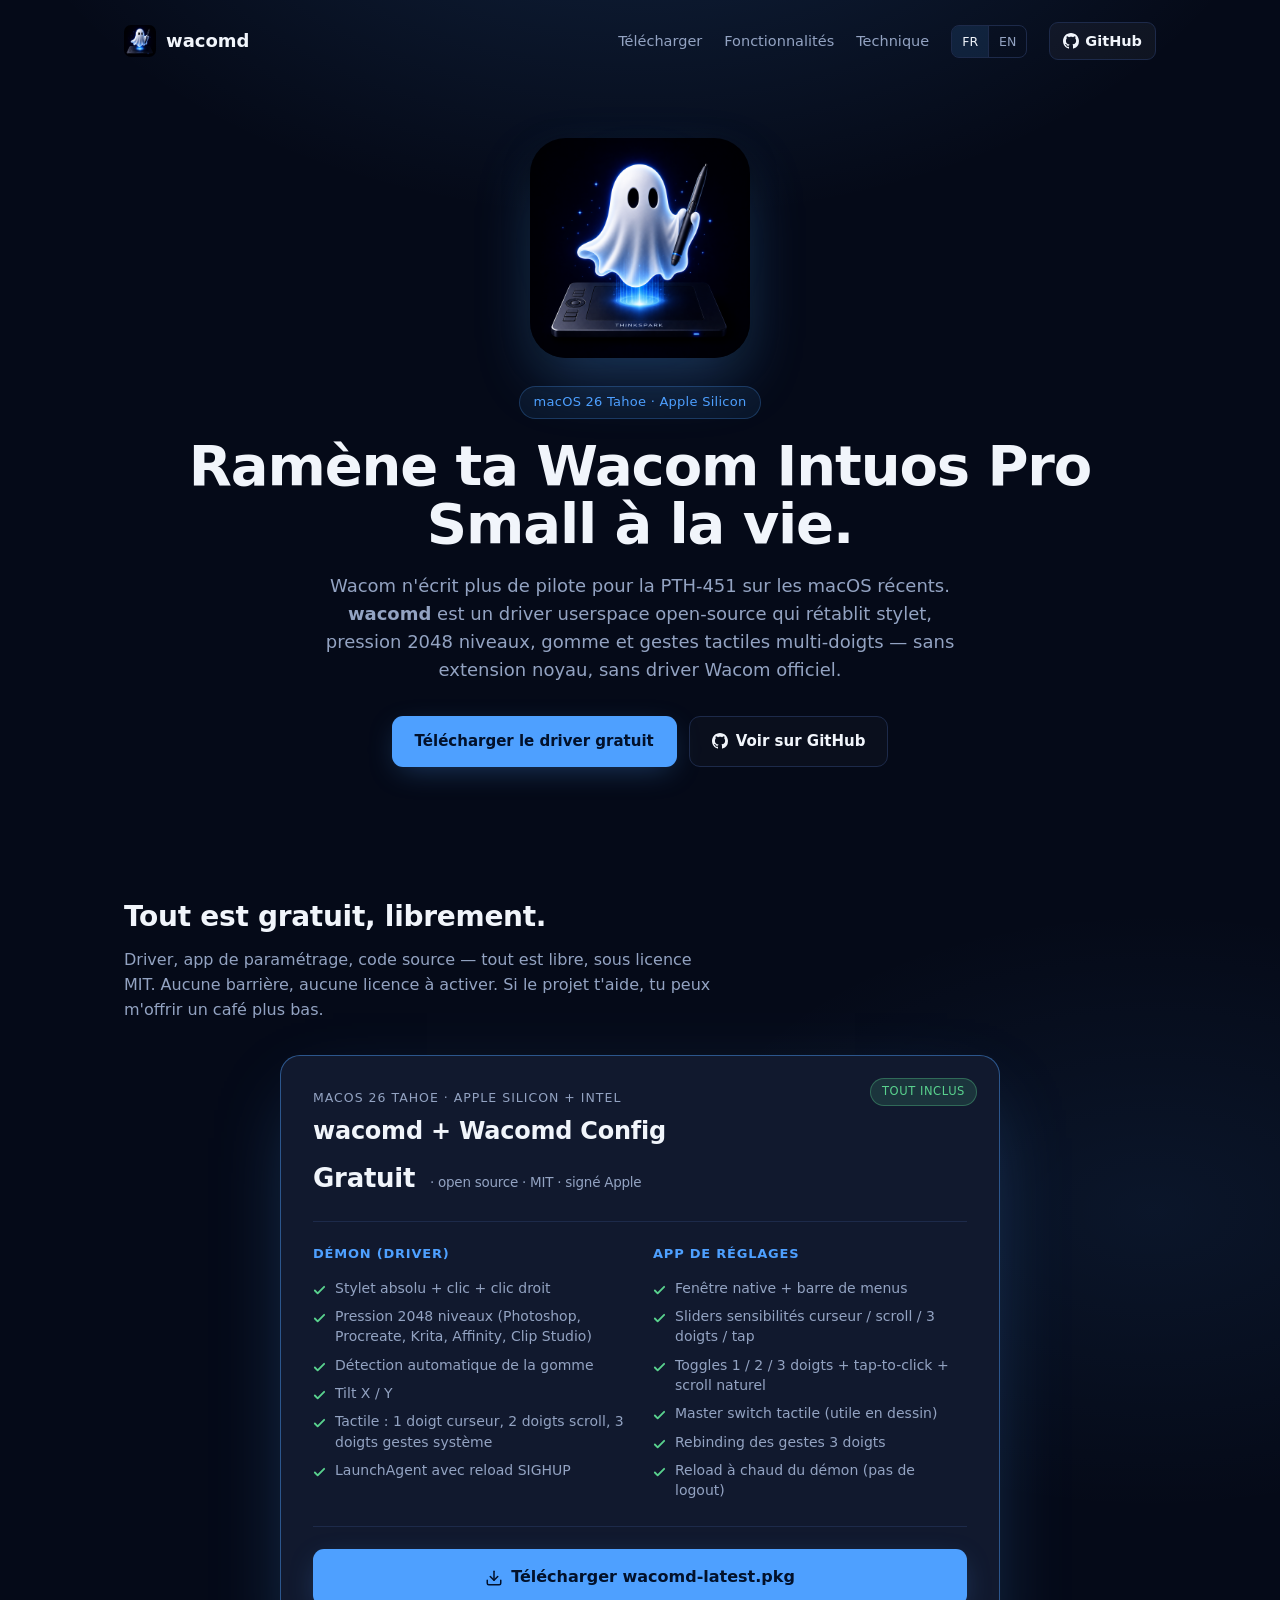
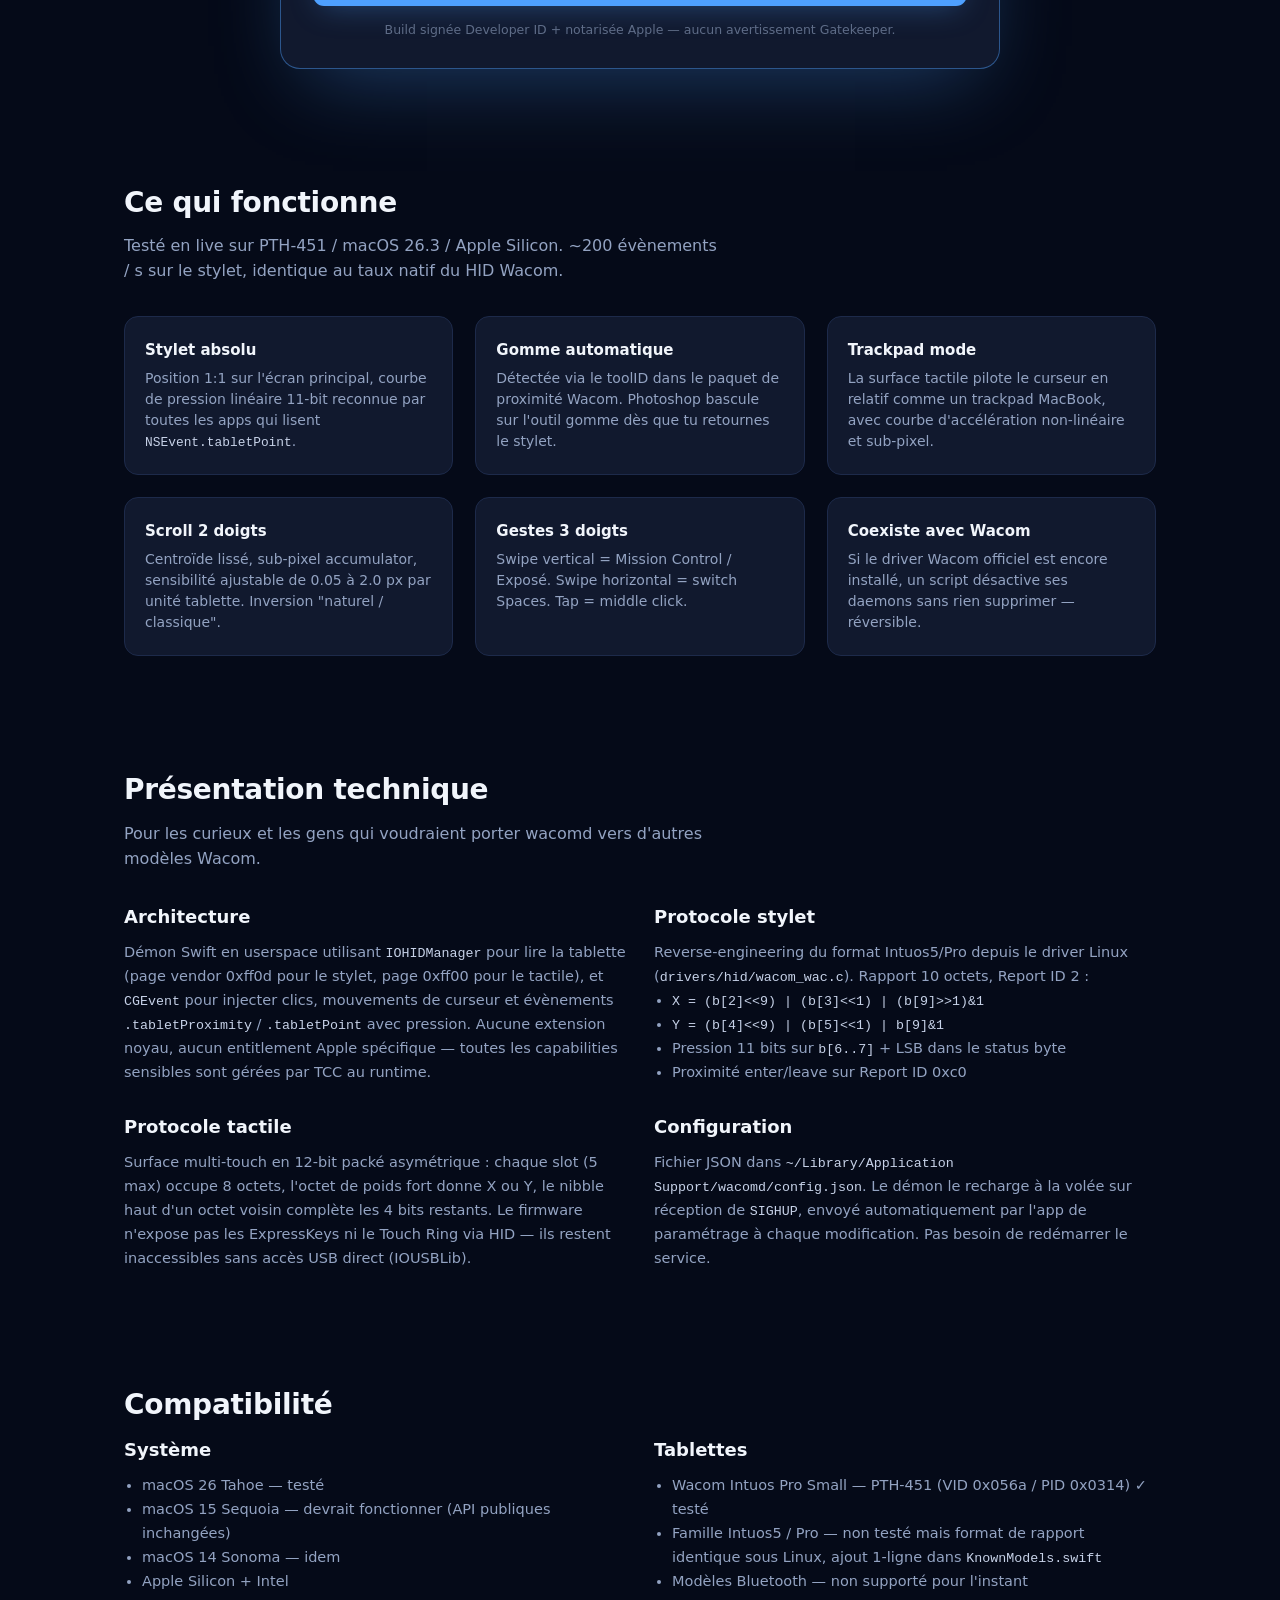
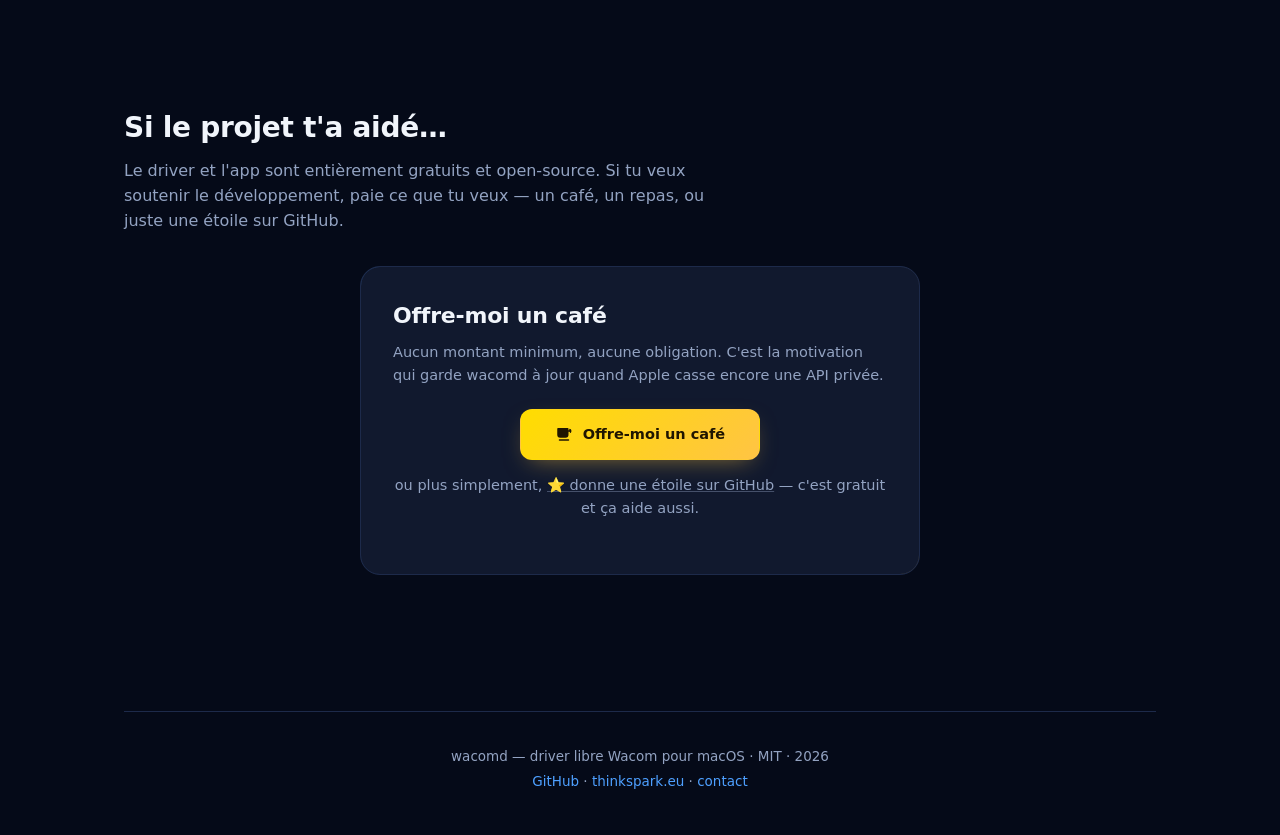
<file: web/wacom_PTH-405_Driver/index.html>
<!doctype html>
<html lang="fr">
<head>
<meta charset="utf-8">
<meta name="viewport" content="width=device-width,initial-scale=1">
<title>wacomd — driver libre Wacom Intuos Pro Small sur macOS Tahoe</title>
<meta name="description" content="Pilote userspace open-source et app de paramétrage pour la Wacom Intuos Pro Small (PTH-451) sur macOS 26 Tahoe. Stylet, pression 2048 niveaux, gomme, gestes tactiles 1/2/3 doigts.">
<meta property="og:title" content="wacomd — driver libre Wacom PTH-451 sur macOS Tahoe">
<meta property="og:description" content="Stylet, pression, tactile multi-doigts. Entièrement gratuit et open-source. Paie ce que tu veux si ça t'aide.">
<meta property="og:image" content="ghost.png">
<meta property="og:type" content="website">
<meta name="theme-color" content="#050a18">
<link rel="icon" href="ghost.png" type="image/png">
<link rel="alternate" hreflang="fr" href="./index.html">
<link rel="alternate" hreflang="en" href="./index.en">
<link rel="preload" href="ghost.png" as="image">
<link rel="stylesheet" href="styles.css">
</head>
<body>

<div class="wrap">

  <header class="top">
    <a class="logo" href="#"><img src="ghost.png" alt=""> wacomd</a>
    <nav>
      <a href="#telecharger">Télécharger</a>
      <a href="#fonctionnalites">Fonctionnalités</a>
      <a href="#technique">Technique</a>
      <div class="lang-switch">
        <a href="index.html" class="active">FR</a>
        <a href="index.en">EN</a>
      </div>
      <a href="https://github.com/yanickb/wacomd" target="_blank" rel="noopener" class="github" aria-label="Voir le projet sur GitHub">
        <svg viewBox="0 0 16 16" fill="currentColor" aria-hidden="true"><path d="M8 0C3.58 0 0 3.58 0 8c0 3.54 2.29 6.53 5.47 7.59.4.07.55-.17.55-.38 0-.19-.01-.82-.01-1.49-2.01.37-2.53-.49-2.69-.94-.09-.23-.48-.94-.82-1.13-.28-.15-.68-.52-.01-.53.63-.01 1.08.58 1.23.82.72 1.21 1.87.87 2.33.66.07-.52.28-.87.51-1.07-1.78-.2-3.64-.89-3.64-3.95 0-.87.31-1.59.82-2.15-.08-.2-.36-1.02.08-2.12 0 0 .67-.21 2.2.82.64-.18 1.32-.27 2-.27.68 0 1.36.09 2 .27 1.53-1.04 2.2-.82 2.2-.82.44 1.1.16 1.92.08 2.12.51.56.82 1.27.82 2.15 0 3.07-1.87 3.75-3.65 3.95.29.25.54.73.54 1.48 0 1.07-.01 1.93-.01 2.2 0 .21.15.46.55.38A8.013 8.013 0 0016 8c0-4.42-3.58-8-8-8z"/></svg>
        GitHub
      </a>
    </nav>
  </header>

  <section class="hero">
    <div class="mascot-wrap">
      <div class="mascot-halo" aria-hidden="true"></div>
      <img class="mascot" src="ghost.png" alt="" width="220" height="220">
    </div>
    <span class="tag">macOS 26 Tahoe · Apple Silicon</span>
    <h1>Ramène ta Wacom Intuos Pro Small à la vie.</h1>
    <p class="lead">
      Wacom n'écrit plus de pilote pour la PTH-451 sur les macOS récents.
      <strong>wacomd</strong> est un driver userspace open-source qui rétablit
      stylet, pression&nbsp;2048&nbsp;niveaux, gomme et gestes tactiles
      multi-doigts — sans extension noyau, sans driver Wacom officiel.
    </p>
    <div class="ctas">
      <a class="btn btn-primary" href="#telecharger">Télécharger le driver gratuit</a>
      <a class="btn btn-ghost" href="https://github.com/yanickb/wacomd" target="_blank" rel="noopener">
        <svg viewBox="0 0 16 16" fill="currentColor" style="width:16px;height:16px;" aria-hidden="true"><path d="M8 0C3.58 0 0 3.58 0 8c0 3.54 2.29 6.53 5.47 7.59.4.07.55-.17.55-.38 0-.19-.01-.82-.01-1.49-2.01.37-2.53-.49-2.69-.94-.09-.23-.48-.94-.82-1.13-.28-.15-.68-.52-.01-.53.63-.01 1.08.58 1.23.82.72 1.21 1.87.87 2.33.66.07-.52.28-.87.51-1.07-1.78-.2-3.64-.89-3.64-3.95 0-.87.31-1.59.82-2.15-.08-.2-.36-1.02.08-2.12 0 0 .67-.21 2.2.82.64-.18 1.32-.27 2-.27.68 0 1.36.09 2 .27 1.53-1.04 2.2-.82 2.2-.82.44 1.1.16 1.92.08 2.12.51.56.82 1.27.82 2.15 0 3.07-1.87 3.75-3.65 3.95.29.25.54.73.54 1.48 0 1.07-.01 1.93-.01 2.2 0 .21.15.46.55.38A8.013 8.013 0 0016 8c0-4.42-3.58-8-8-8z"/></svg>
        Voir sur GitHub
      </a>
    </div>
  </section>

  <section id="telecharger">
    <h2 class="reveal">Tout est gratuit, librement.</h2>
    <p class="sub reveal">
      Driver, app de paramétrage, code source — tout est libre, sous
      licence MIT. Aucune barrière, aucune licence à activer. Si le
      projet t'aide, tu peux m'offrir un café plus bas.
    </p>

    <div class="download-card reveal">
      <div class="badge">Tout inclus</div>
      <div class="label">macOS 26 Tahoe · Apple Silicon + Intel</div>
      <h3 class="dl-title">wacomd&nbsp;+&nbsp;Wacomd&nbsp;Config</h3>
      <div class="price">Gratuit <small>· open source · MIT · signé Apple</small></div>

      <div class="combined-features">
        <div>
          <h4 class="combined-title">Démon (driver)</h4>
          <ul>
            <li>Stylet absolu + clic + clic droit</li>
            <li>Pression 2048 niveaux (Photoshop, Procreate, Krita, Affinity, Clip Studio)</li>
            <li>Détection automatique de la gomme</li>
            <li>Tilt X / Y</li>
            <li>Tactile&nbsp;: 1 doigt curseur, 2 doigts scroll, 3 doigts gestes système</li>
            <li>LaunchAgent avec reload SIGHUP</li>
          </ul>
        </div>
        <div>
          <h4 class="combined-title">App de réglages</h4>
          <ul>
            <li>Fenêtre native + barre de menus</li>
            <li>Sliders sensibilités curseur / scroll / 3 doigts / tap</li>
            <li>Toggles 1 / 2 / 3 doigts + tap-to-click + scroll naturel</li>
            <li>Master switch tactile (utile en dessin)</li>
            <li>Rebinding des gestes 3 doigts</li>
            <li>Reload à chaud du démon (pas de logout)</li>
          </ul>
        </div>
      </div>

      <a class="btn btn-primary dl-btn" href="wacomd-latest.pkg" download>
        <svg viewBox="0 0 24 24" fill="none" stroke="currentColor" stroke-width="2" stroke-linecap="round" stroke-linejoin="round" aria-hidden="true">
          <path d="M21 15v4a2 2 0 0 1-2 2H5a2 2 0 0 1-2-2v-4"/>
          <polyline points="7 10 12 15 17 10"/>
          <line x1="12" y1="15" x2="12" y2="3"/>
        </svg>
        Télécharger&nbsp;wacomd-latest.pkg
      </a>
      <p class="dl-note">
        Build signée Developer ID + notarisée Apple — aucun avertissement Gatekeeper.
      </p>
    </div>
  </section>

  <section id="fonctionnalites">
    <h2 class="reveal">Ce qui fonctionne</h2>
    <p class="sub reveal">Testé en live sur PTH-451&nbsp;/&nbsp;macOS&nbsp;26.3 / Apple Silicon. ~200 évènements / s sur le stylet, identique au taux natif du HID Wacom.</p>

    <div class="features">
      <div class="feature reveal">
        <h4>Stylet absolu</h4>
        <p>Position 1:1 sur l'écran principal, courbe de pression linéaire 11-bit reconnue par toutes les apps qui lisent <code>NSEvent.tabletPoint</code>.</p>
      </div>
      <div class="feature reveal">
        <h4>Gomme automatique</h4>
        <p>Détectée via le toolID dans le paquet de proximité Wacom. Photoshop bascule sur l'outil gomme dès que tu retournes le stylet.</p>
      </div>
      <div class="feature reveal">
        <h4>Trackpad mode</h4>
        <p>La surface tactile pilote le curseur en relatif comme un trackpad MacBook, avec courbe d'accélération non-linéaire et sub-pixel.</p>
      </div>
      <div class="feature reveal">
        <h4>Scroll 2 doigts</h4>
        <p>Centroïde lissé, sub-pixel accumulator, sensibilité ajustable de 0.05 à 2.0&nbsp;px par unité tablette. Inversion "naturel / classique".</p>
      </div>
      <div class="feature reveal">
        <h4>Gestes 3 doigts</h4>
        <p>Swipe vertical&nbsp;= Mission Control / Exposé. Swipe horizontal&nbsp;= switch Spaces. Tap&nbsp;= middle click.</p>
      </div>
      <div class="feature reveal">
        <h4>Coexiste avec Wacom</h4>
        <p>Si le driver Wacom officiel est encore installé, un script désactive ses daemons sans rien supprimer&nbsp;— réversible.</p>
      </div>
    </div>
  </section>

  <section id="technique">
    <h2 class="reveal">Présentation technique</h2>
    <p class="sub reveal">Pour les curieux et les gens qui voudraient porter wacomd vers d'autres modèles Wacom.</p>

    <div class="tech-grid">
      <div class="reveal">
        <h3>Architecture</h3>
        <p>
          Démon Swift en userspace utilisant <code>IOHIDManager</code> pour lire la
          tablette (page vendor 0xff0d pour le stylet, page 0xff00 pour le tactile),
          et <code>CGEvent</code> pour injecter clics, mouvements de curseur et
          évènements <code>.tabletProximity</code>&nbsp;/&nbsp;<code>.tabletPoint</code>
          avec pression. Aucune extension noyau, aucun entitlement Apple spécifique
          — toutes les capabilities sensibles sont gérées par TCC au runtime.
        </p>
      </div>
      <div class="reveal">
        <h3>Protocole stylet</h3>
        <p>
          Reverse-engineering du format Intuos5/Pro depuis le driver Linux
          (<code>drivers/hid/wacom_wac.c</code>). Rapport 10 octets, Report ID 2&nbsp;:
        </p>
        <ul>
          <li><code>X = (b[2]&lt;&lt;9) | (b[3]&lt;&lt;1) | (b[9]&gt;&gt;1)&amp;1</code></li>
          <li><code>Y = (b[4]&lt;&lt;9) | (b[5]&lt;&lt;1) | b[9]&amp;1</code></li>
          <li>Pression 11 bits sur <code>b[6..7]</code> + LSB dans le status byte</li>
          <li>Proximité enter/leave sur Report ID 0xc0</li>
        </ul>
      </div>
      <div class="reveal">
        <h3>Protocole tactile</h3>
        <p>
          Surface multi-touch en 12-bit packé asymétrique&nbsp;: chaque slot (5 max)
          occupe 8 octets, l'octet de poids fort donne X ou Y, le nibble haut d'un
          octet voisin complète les 4 bits restants. Le firmware n'expose pas
          les ExpressKeys ni le Touch Ring via HID — ils restent inaccessibles
          sans accès USB direct (IOUSBLib).
        </p>
      </div>
      <div class="reveal">
        <h3>Configuration</h3>
        <p>
          Fichier JSON dans <code>~/Library/Application Support/wacomd/config.json</code>.
          Le démon le recharge à la volée sur réception de <code>SIGHUP</code>,
          envoyé automatiquement par l'app de paramétrage à chaque modification.
          Pas besoin de redémarrer le service.
        </p>
      </div>
    </div>
  </section>

  <section>
    <h2 class="reveal">Compatibilité</h2>
    <div class="tech-grid">
      <div class="reveal">
        <h3>Système</h3>
        <ul>
          <li>macOS&nbsp;26 Tahoe — testé</li>
          <li>macOS&nbsp;15 Sequoia — devrait fonctionner (API publiques inchangées)</li>
          <li>macOS&nbsp;14 Sonoma — idem</li>
          <li>Apple Silicon&nbsp;+ Intel</li>
        </ul>
      </div>
      <div class="reveal">
        <h3>Tablettes</h3>
        <ul>
          <li>Wacom Intuos Pro Small — PTH-451 (VID 0x056a / PID 0x0314) ✓ testé</li>
          <li>Famille Intuos5&nbsp;/&nbsp;Pro — non testé mais format de rapport identique sous Linux, ajout 1-ligne dans <code>KnownModels.swift</code></li>
          <li>Modèles Bluetooth — non supporté pour l'instant</li>
        </ul>
      </div>
    </div>
  </section>

  <section id="soutenir">
    <h2 class="reveal">Si le projet t'a aidé…</h2>
    <p class="sub reveal">
      Le driver et l'app sont entièrement gratuits et open-source. Si tu veux
      soutenir le développement, paie ce que tu veux — un café, un repas, ou
      juste une étoile sur GitHub.
    </p>

    <div class="tipjar reveal">
      <h3>Offre-moi un café</h3>
      <p>
        Aucun montant minimum, aucune obligation. C'est la motivation qui
        garde wacomd à jour quand Apple casse encore une API privée.
      </p>

      <div class="tip-options single">
        <a class="tip-btn tip-coffee" href="https://buy.stripe.com/6oU00k5r8b6E6NI7AN8EM01" target="_blank" rel="noopener">
          <svg viewBox="0 0 24 24" fill="currentColor" aria-hidden="true">
            <path d="M19 7h-1V5a1 1 0 0 0-1-1H4a1 1 0 0 0-1 1v8a4 4 0 0 0 4 4h7a4 4 0 0 0 4-4v-2h1a3 3 0 0 0 0-6zm0 4h-1V9h1a1 1 0 0 1 0 2zM6 21h12a1 1 0 0 0 0-2H6a1 1 0 0 0 0 2z"/>
          </svg>
          Offre-moi un café
        </a>
      </div>

      <p class="tip-secondary">
        ou plus simplement,
        <a href="https://github.com/yanickb/wacomd" target="_blank" rel="noopener">⭐ donne une étoile sur GitHub</a> — c'est gratuit et ça aide aussi.
      </p>
    </div>
  </section>

  <footer>
    <p>wacomd — driver libre Wacom pour macOS · MIT · 2026</p>
    <p>
      <a href="https://github.com/yanickb/wacomd">GitHub</a> ·
      <a href="https://app.thinkspark.eu/">thinkspark.eu</a> ·
      <a href="mailto:yanick.blancho@gmail.com">contact</a>
    </p>
  </footer>

</div>

<script src="app.js" defer></script>
</body>
</html>
</file>
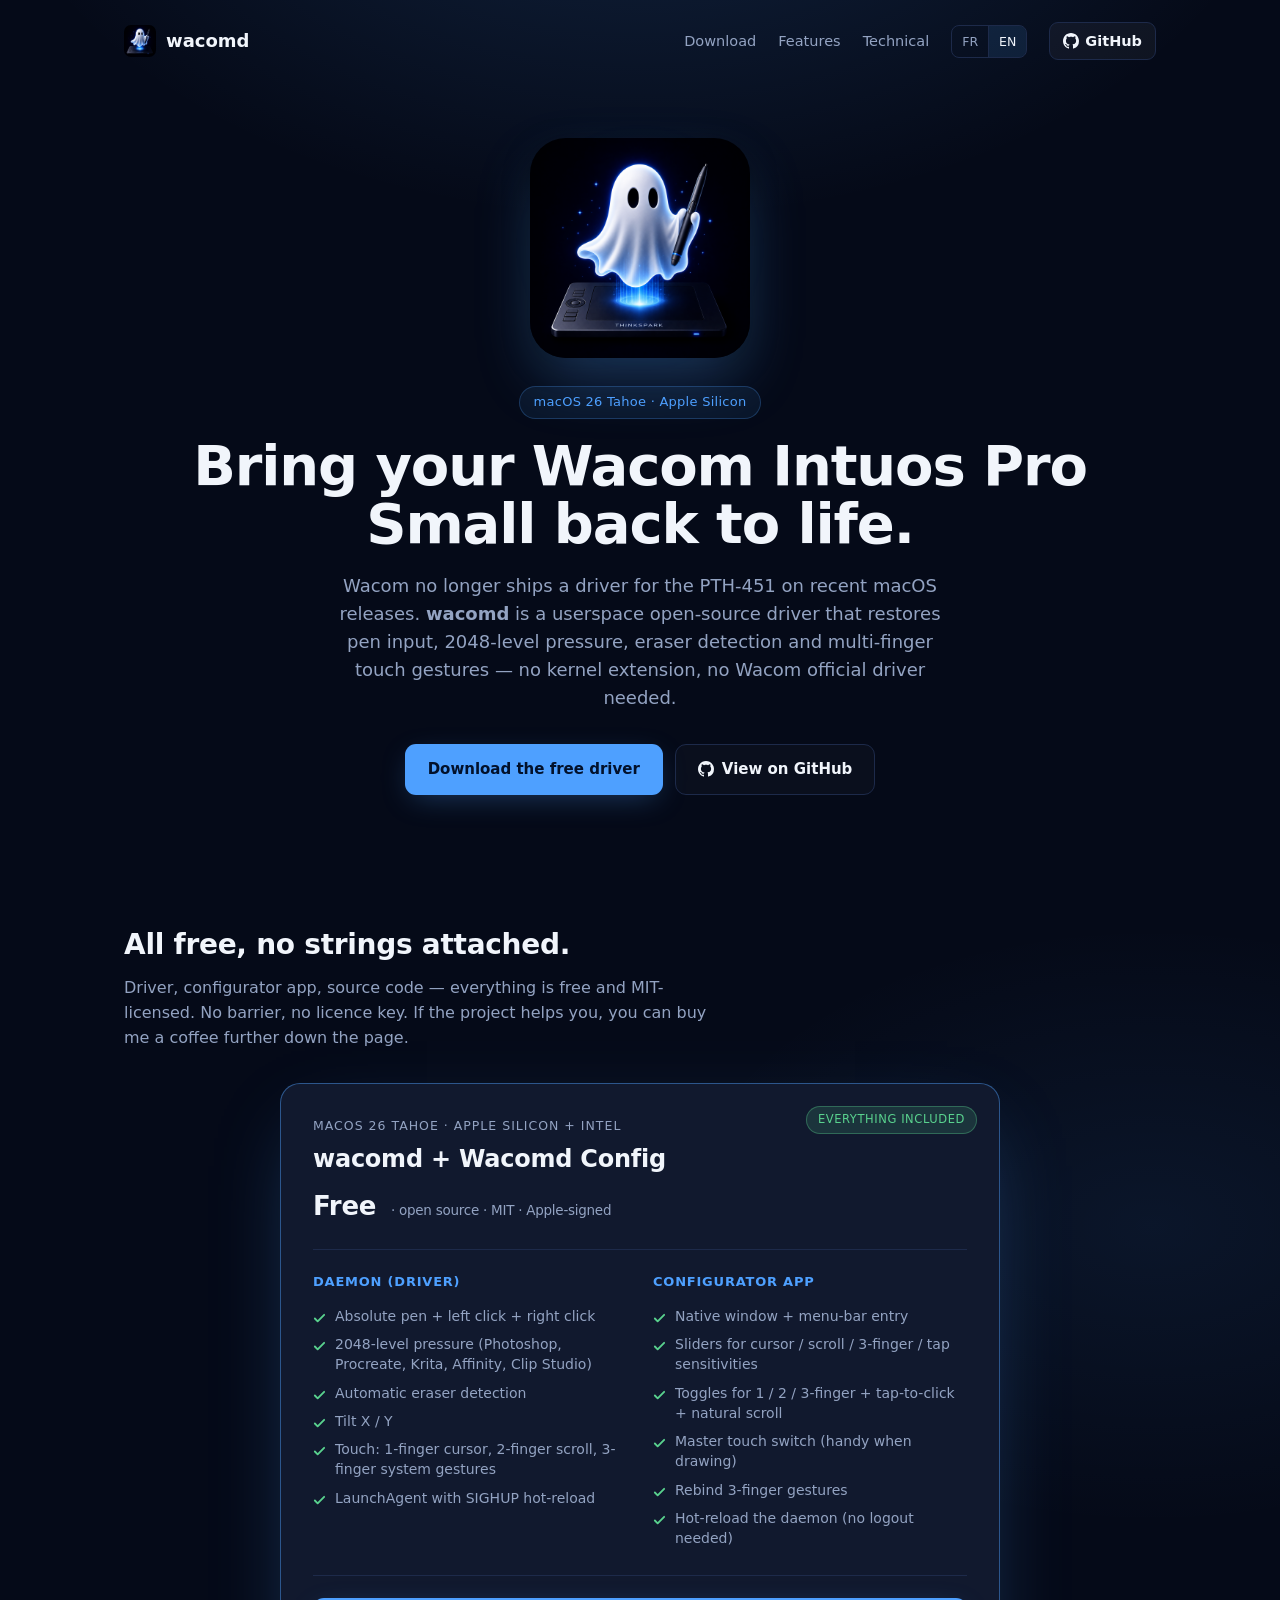
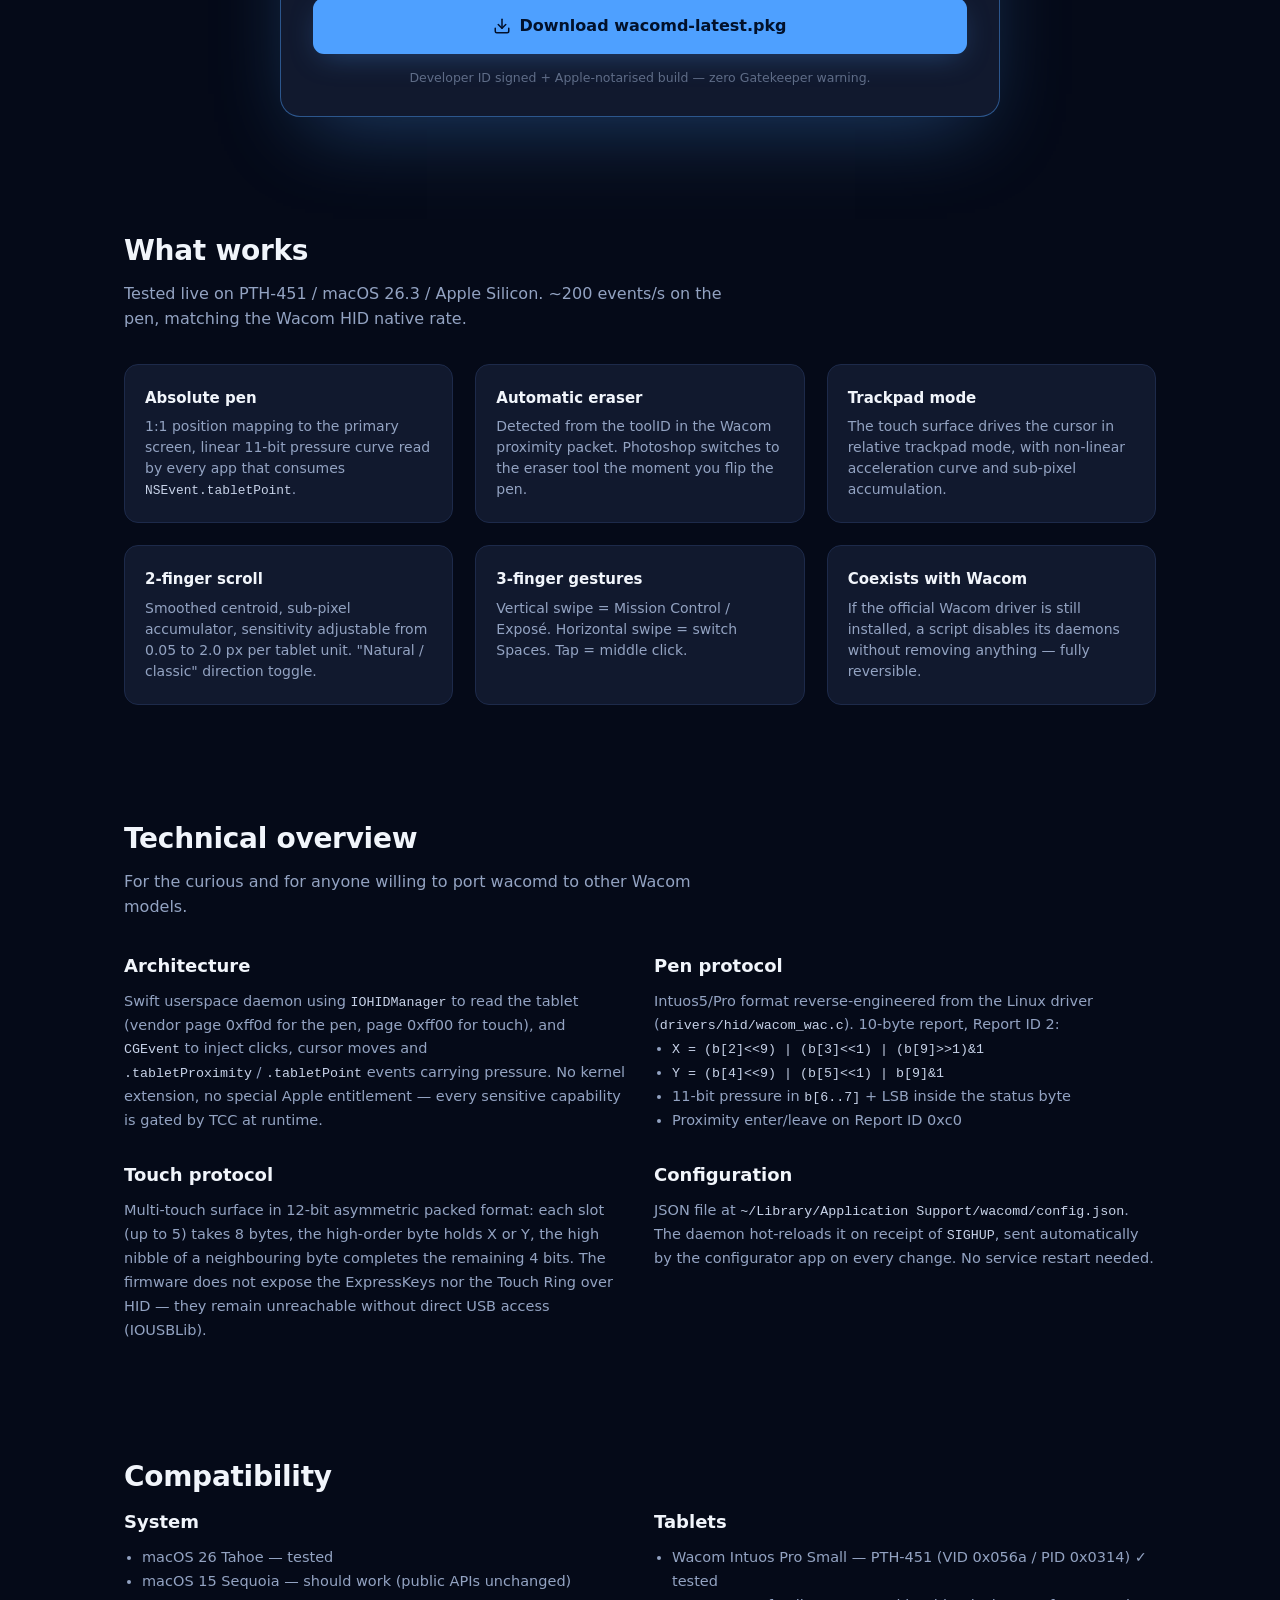
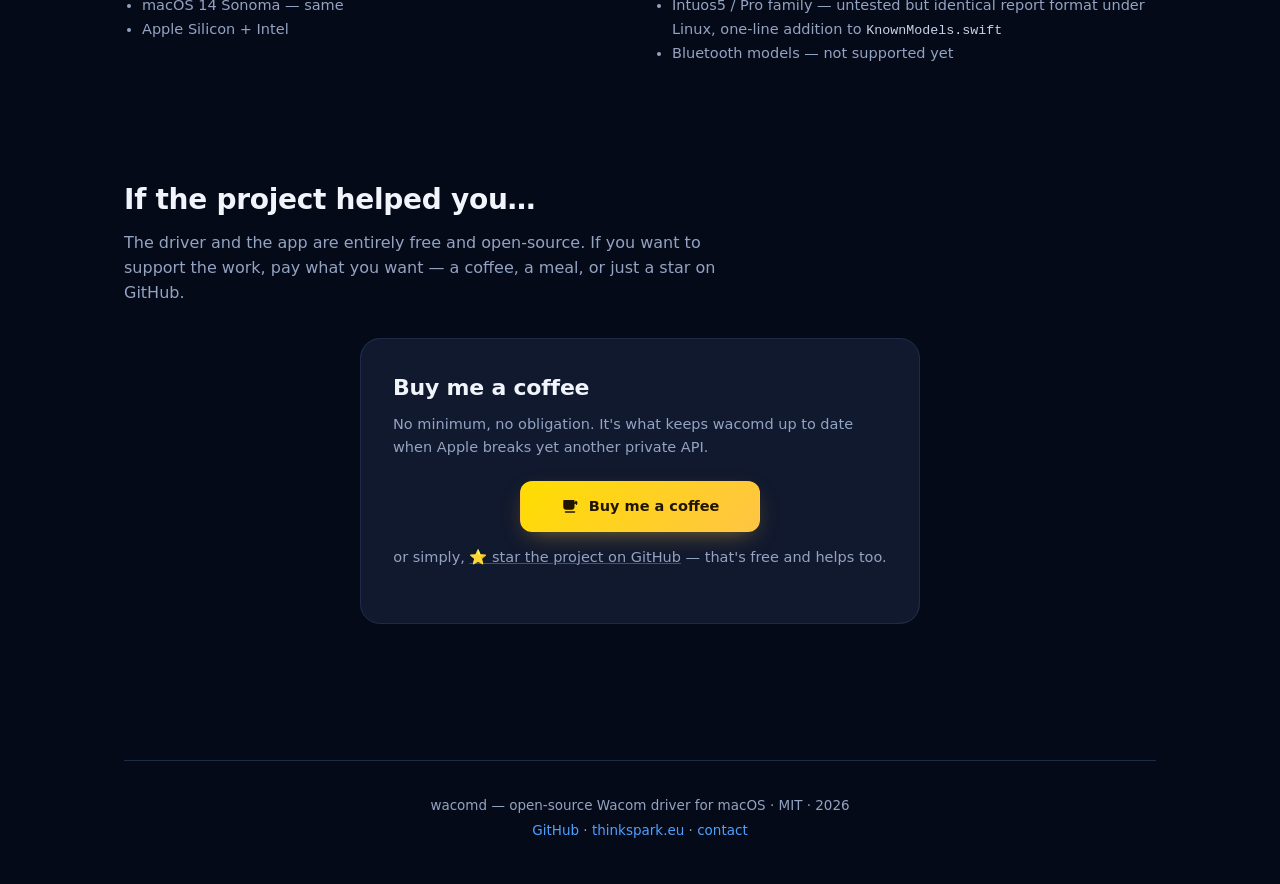
<file: web/wacom_PTH-405_Driver/index.en.html>
<!doctype html>
<html lang="en">
<head>
<meta charset="utf-8">
<meta name="viewport" content="width=device-width,initial-scale=1">
<title>wacomd — open-source Wacom Intuos Pro Small driver for macOS Tahoe</title>
<meta name="description" content="Userspace open-source driver and configurator app for the Wacom Intuos Pro Small (PTH-451) on macOS 26 Tahoe. Pen, 2048-level pressure, eraser, 1/2/3-finger touch gestures.">
<meta property="og:title" content="wacomd — open-source Wacom PTH-451 driver for macOS Tahoe">
<meta property="og:description" content="Pen, pressure, multi-finger touch. Fully free and open-source. Pay what you want if it helps you.">
<meta property="og:image" content="ghost.png">
<meta property="og:type" content="website">
<meta name="theme-color" content="#050a18">
<link rel="icon" href="ghost.png" type="image/png">
<link rel="alternate" hreflang="fr" href="./index.html">
<link rel="alternate" hreflang="en" href="./index.en">
<link rel="preload" href="ghost.png" as="image">
<link rel="stylesheet" href="styles.css">
</head>
<body>

<div class="wrap">

  <header class="top">
    <a class="logo" href="#"><img src="ghost.png" alt=""> wacomd</a>
    <nav>
      <a href="#download">Download</a>
      <a href="#features">Features</a>
      <a href="#tech">Technical</a>
      <div class="lang-switch">
        <a href="index.html">FR</a>
        <a href="index.en" class="active">EN</a>
      </div>
      <a href="https://github.com/yanickb/wacomd" target="_blank" rel="noopener" class="github" aria-label="View on GitHub">
        <svg viewBox="0 0 16 16" fill="currentColor" aria-hidden="true"><path d="M8 0C3.58 0 0 3.58 0 8c0 3.54 2.29 6.53 5.47 7.59.4.07.55-.17.55-.38 0-.19-.01-.82-.01-1.49-2.01.37-2.53-.49-2.69-.94-.09-.23-.48-.94-.82-1.13-.28-.15-.68-.52-.01-.53.63-.01 1.08.58 1.23.82.72 1.21 1.87.87 2.33.66.07-.52.28-.87.51-1.07-1.78-.2-3.64-.89-3.64-3.95 0-.87.31-1.59.82-2.15-.08-.2-.36-1.02.08-2.12 0 0 .67-.21 2.2.82.64-.18 1.32-.27 2-.27.68 0 1.36.09 2 .27 1.53-1.04 2.2-.82 2.2-.82.44 1.1.16 1.92.08 2.12.51.56.82 1.27.82 2.15 0 3.07-1.87 3.75-3.65 3.95.29.25.54.73.54 1.48 0 1.07-.01 1.93-.01 2.2 0 .21.15.46.55.38A8.013 8.013 0 0016 8c0-4.42-3.58-8-8-8z"/></svg>
        GitHub
      </a>
    </nav>
  </header>

  <section class="hero">
    <div class="mascot-wrap">
      <div class="mascot-halo" aria-hidden="true"></div>
      <img class="mascot" src="ghost.png" alt="" width="220" height="220">
    </div>
    <span class="tag">macOS 26 Tahoe · Apple Silicon</span>
    <h1>Bring your Wacom Intuos Pro Small back to life.</h1>
    <p class="lead">
      Wacom no longer ships a driver for the PTH-451 on recent macOS releases.
      <strong>wacomd</strong> is a userspace open-source driver that restores
      pen input, 2048-level pressure, eraser detection and multi-finger touch
      gestures — no kernel extension, no Wacom official driver needed.
    </p>
    <div class="ctas">
      <a class="btn btn-primary" href="#download">Download the free driver</a>
      <a class="btn btn-ghost" href="https://github.com/yanickb/wacomd" target="_blank" rel="noopener">
        <svg viewBox="0 0 16 16" fill="currentColor" style="width:16px;height:16px;" aria-hidden="true"><path d="M8 0C3.58 0 0 3.58 0 8c0 3.54 2.29 6.53 5.47 7.59.4.07.55-.17.55-.38 0-.19-.01-.82-.01-1.49-2.01.37-2.53-.49-2.69-.94-.09-.23-.48-.94-.82-1.13-.28-.15-.68-.52-.01-.53.63-.01 1.08.58 1.23.82.72 1.21 1.87.87 2.33.66.07-.52.28-.87.51-1.07-1.78-.2-3.64-.89-3.64-3.95 0-.87.31-1.59.82-2.15-.08-.2-.36-1.02.08-2.12 0 0 .67-.21 2.2.82.64-.18 1.32-.27 2-.27.68 0 1.36.09 2 .27 1.53-1.04 2.2-.82 2.2-.82.44 1.1.16 1.92.08 2.12.51.56.82 1.27.82 2.15 0 3.07-1.87 3.75-3.65 3.95.29.25.54.73.54 1.48 0 1.07-.01 1.93-.01 2.2 0 .21.15.46.55.38A8.013 8.013 0 0016 8c0-4.42-3.58-8-8-8z"/></svg>
        View on GitHub
      </a>
    </div>
  </section>

  <section id="download">
    <h2 class="reveal">All free, no strings attached.</h2>
    <p class="sub reveal">
      Driver, configurator app, source code — everything is free and
      MIT-licensed. No barrier, no licence key. If the project helps you,
      you can buy me a coffee further down the page.
    </p>

    <div class="download-card reveal">
      <div class="badge">Everything included</div>
      <div class="label">macOS 26 Tahoe · Apple Silicon + Intel</div>
      <h3 class="dl-title">wacomd&nbsp;+&nbsp;Wacomd&nbsp;Config</h3>
      <div class="price">Free <small>· open source · MIT · Apple-signed</small></div>

      <div class="combined-features">
        <div>
          <h4 class="combined-title">Daemon (driver)</h4>
          <ul>
            <li>Absolute pen + left click + right click</li>
            <li>2048-level pressure (Photoshop, Procreate, Krita, Affinity, Clip Studio)</li>
            <li>Automatic eraser detection</li>
            <li>Tilt X / Y</li>
            <li>Touch: 1-finger cursor, 2-finger scroll, 3-finger system gestures</li>
            <li>LaunchAgent with SIGHUP hot-reload</li>
          </ul>
        </div>
        <div>
          <h4 class="combined-title">Configurator app</h4>
          <ul>
            <li>Native window + menu-bar entry</li>
            <li>Sliders for cursor / scroll / 3-finger / tap sensitivities</li>
            <li>Toggles for 1 / 2 / 3-finger + tap-to-click + natural scroll</li>
            <li>Master touch switch (handy when drawing)</li>
            <li>Rebind 3-finger gestures</li>
            <li>Hot-reload the daemon (no logout needed)</li>
          </ul>
        </div>
      </div>

      <a class="btn btn-primary dl-btn" href="wacomd-latest.pkg" download>
        <svg viewBox="0 0 24 24" fill="none" stroke="currentColor" stroke-width="2" stroke-linecap="round" stroke-linejoin="round" aria-hidden="true">
          <path d="M21 15v4a2 2 0 0 1-2 2H5a2 2 0 0 1-2-2v-4"/>
          <polyline points="7 10 12 15 17 10"/>
          <line x1="12" y1="15" x2="12" y2="3"/>
        </svg>
        Download&nbsp;wacomd-latest.pkg
      </a>
      <p class="dl-note">
        Developer ID signed + Apple-notarised build — zero Gatekeeper warning.
      </p>
    </div>
  </section>

  <section id="features">
    <h2 class="reveal">What works</h2>
    <p class="sub reveal">Tested live on PTH-451 / macOS 26.3 / Apple Silicon. ~200 events/s on the pen, matching the Wacom HID native rate.</p>

    <div class="features">
      <div class="feature reveal">
        <h4>Absolute pen</h4>
        <p>1:1 position mapping to the primary screen, linear 11-bit pressure curve read by every app that consumes <code>NSEvent.tabletPoint</code>.</p>
      </div>
      <div class="feature reveal">
        <h4>Automatic eraser</h4>
        <p>Detected from the toolID in the Wacom proximity packet. Photoshop switches to the eraser tool the moment you flip the pen.</p>
      </div>
      <div class="feature reveal">
        <h4>Trackpad mode</h4>
        <p>The touch surface drives the cursor in relative trackpad mode, with non-linear acceleration curve and sub-pixel accumulation.</p>
      </div>
      <div class="feature reveal">
        <h4>2-finger scroll</h4>
        <p>Smoothed centroid, sub-pixel accumulator, sensitivity adjustable from 0.05 to 2.0 px per tablet unit. "Natural / classic" direction toggle.</p>
      </div>
      <div class="feature reveal">
        <h4>3-finger gestures</h4>
        <p>Vertical swipe = Mission Control / Exposé. Horizontal swipe = switch Spaces. Tap = middle click.</p>
      </div>
      <div class="feature reveal">
        <h4>Coexists with Wacom</h4>
        <p>If the official Wacom driver is still installed, a script disables its daemons without removing anything — fully reversible.</p>
      </div>
    </div>
  </section>

  <section id="tech">
    <h2 class="reveal">Technical overview</h2>
    <p class="sub reveal">For the curious and for anyone willing to port wacomd to other Wacom models.</p>

    <div class="tech-grid">
      <div class="reveal">
        <h3>Architecture</h3>
        <p>
          Swift userspace daemon using <code>IOHIDManager</code> to read the
          tablet (vendor page 0xff0d for the pen, page 0xff00 for touch),
          and <code>CGEvent</code> to inject clicks, cursor moves and
          <code>.tabletProximity</code>&nbsp;/&nbsp;<code>.tabletPoint</code>
          events carrying pressure. No kernel extension, no special Apple
          entitlement — every sensitive capability is gated by TCC at runtime.
        </p>
      </div>
      <div class="reveal">
        <h3>Pen protocol</h3>
        <p>
          Intuos5/Pro format reverse-engineered from the Linux driver
          (<code>drivers/hid/wacom_wac.c</code>). 10-byte report, Report ID 2:
        </p>
        <ul>
          <li><code>X = (b[2]&lt;&lt;9) | (b[3]&lt;&lt;1) | (b[9]&gt;&gt;1)&amp;1</code></li>
          <li><code>Y = (b[4]&lt;&lt;9) | (b[5]&lt;&lt;1) | b[9]&amp;1</code></li>
          <li>11-bit pressure in <code>b[6..7]</code> + LSB inside the status byte</li>
          <li>Proximity enter/leave on Report ID 0xc0</li>
        </ul>
      </div>
      <div class="reveal">
        <h3>Touch protocol</h3>
        <p>
          Multi-touch surface in 12-bit asymmetric packed format: each slot
          (up to 5) takes 8 bytes, the high-order byte holds X or Y, the
          high nibble of a neighbouring byte completes the remaining 4 bits.
          The firmware does not expose the ExpressKeys nor the Touch Ring
          over HID — they remain unreachable without direct USB access
          (IOUSBLib).
        </p>
      </div>
      <div class="reveal">
        <h3>Configuration</h3>
        <p>
          JSON file at <code>~/Library/Application Support/wacomd/config.json</code>.
          The daemon hot-reloads it on receipt of <code>SIGHUP</code>, sent
          automatically by the configurator app on every change.
          No service restart needed.
        </p>
      </div>
    </div>
  </section>

  <section>
    <h2 class="reveal">Compatibility</h2>
    <div class="tech-grid">
      <div class="reveal">
        <h3>System</h3>
        <ul>
          <li>macOS&nbsp;26 Tahoe — tested</li>
          <li>macOS&nbsp;15 Sequoia — should work (public APIs unchanged)</li>
          <li>macOS&nbsp;14 Sonoma — same</li>
          <li>Apple Silicon&nbsp;+ Intel</li>
        </ul>
      </div>
      <div class="reveal">
        <h3>Tablets</h3>
        <ul>
          <li>Wacom Intuos Pro Small — PTH-451 (VID 0x056a / PID 0x0314) ✓ tested</li>
          <li>Intuos5&nbsp;/&nbsp;Pro family — untested but identical report format under Linux, one-line addition to <code>KnownModels.swift</code></li>
          <li>Bluetooth models — not supported yet</li>
        </ul>
      </div>
    </div>
  </section>

  <section id="support">
    <h2 class="reveal">If the project helped you…</h2>
    <p class="sub reveal">
      The driver and the app are entirely free and open-source. If you want
      to support the work, pay what you want — a coffee, a meal, or just a
      star on GitHub.
    </p>

    <div class="tipjar reveal">
      <h3>Buy me a coffee</h3>
      <p>
        No minimum, no obligation. It's what keeps wacomd up to date when
        Apple breaks yet another private API.
      </p>

      <div class="tip-options single">
        <a class="tip-btn tip-coffee" href="https://buy.stripe.com/6oU00k5r8b6E6NI7AN8EM01" target="_blank" rel="noopener">
          <svg viewBox="0 0 24 24" fill="currentColor" aria-hidden="true">
            <path d="M19 7h-1V5a1 1 0 0 0-1-1H4a1 1 0 0 0-1 1v8a4 4 0 0 0 4 4h7a4 4 0 0 0 4-4v-2h1a3 3 0 0 0 0-6zm0 4h-1V9h1a1 1 0 0 1 0 2zM6 21h12a1 1 0 0 0 0-2H6a1 1 0 0 0 0 2z"/>
          </svg>
          Buy me a coffee
        </a>
      </div>

      <p class="tip-secondary">
        or simply,
        <a href="https://github.com/yanickb/wacomd" target="_blank" rel="noopener">⭐ star the project on GitHub</a> — that's free and helps too.
      </p>
    </div>
  </section>

  <footer>
    <p>wacomd — open-source Wacom driver for macOS · MIT · 2026</p>
    <p>
      <a href="https://github.com/yanickb/wacomd">GitHub</a> ·
      <a href="https://app.thinkspark.eu/">thinkspark.eu</a> ·
      <a href="mailto:yanick.blancho@gmail.com">contact</a>
    </p>
  </footer>

</div>

<script src="app.js" defer></script>
</body>
</html>
</file>
<file: web/wacom_PTH-405_Driver/styles.css>
/* =========================================================================
   wacomd landing — shared styles
   Elegant dark theme, blue/ghost accent + green trust signals.
   All animations respect prefers-reduced-motion.
   ========================================================================= */

:root {
  --bg: #050a18;
  --bg-soft: #0c1428;
  --card: #11192e;
  --card-hover: #14203a;
  --border: #1d2a4a;
  --border-soft: rgba(78, 160, 255, 0.18);
  --accent: #4ea0ff;
  --accent-strong: #7bb6ff;
  --accent-glow: rgba(78, 160, 255, 0.35);
  --text: #f1f5fb;
  --muted: #93a3c2;
  --muted-soft: rgba(147, 163, 194, 0.6);
  --good: #59d28e;
  --good-glow: rgba(89, 210, 142, 0.16);

  /* Animation tokens (UI Pro Max guidance : 150-300ms transform/opacity) */
  --dur-fast: 160ms;
  --dur-base: 240ms;
  --dur-slow: 480ms;
  --ease-out: cubic-bezier(0.16, 1, 0.3, 1);     /* spring-out */
  --ease-in:  cubic-bezier(0.7, 0, 0.84, 0);
  --ease-io:  cubic-bezier(0.65, 0, 0.35, 1);
}

* { box-sizing: border-box; margin: 0; padding: 0; }
html { scroll-behavior: smooth; }
body {
  font: 16px/1.55 -apple-system, BlinkMacSystemFont, "SF Pro Text", "Inter",
        system-ui, sans-serif;
  color: var(--text);
  background:
    radial-gradient(1100px 700px at 50% -200px, rgba(78,160,255,0.18), transparent 60%),
    radial-gradient(800px 500px at 90% 30%, rgba(78,160,255,0.08), transparent 60%),
    var(--bg);
  min-height: 100vh;
  -webkit-font-smoothing: antialiased;
  text-rendering: optimizeLegibility;
}
a {
  color: var(--accent);
  text-decoration: none;
  transition: color var(--dur-fast) var(--ease-out);
}
a:hover { color: var(--accent-strong); }
a:focus-visible {
  outline: 2px solid var(--accent);
  outline-offset: 3px;
  border-radius: 4px;
}
code, pre {
  font-family: ui-monospace, "SF Mono", "JetBrains Mono", Menlo, monospace;
  font-size: 0.92em;
  color: #c7d2e8;
}
pre {
  background: var(--bg-soft);
  border: 1px solid var(--border);
  border-radius: 10px;
  padding: 18px 20px;
  overflow-x: auto;
}

/* ---------------- Layout ---------------- */
.wrap { max-width: 1080px; margin: 0 auto; padding: 0 24px; }

header.top {
  padding: 22px 0;
  display: flex;
  align-items: center;
  justify-content: space-between;
}
header.top a.logo {
  display: flex;
  align-items: center;
  gap: 10px;
  color: var(--text);
  font-weight: 600;
  font-size: 18px;
}
header.top a.logo img {
  width: 32px;
  height: 32px;
  border-radius: 7px;
  transition: transform var(--dur-base) var(--ease-out);
}
header.top a.logo:hover img { transform: rotate(-4deg) scale(1.06); }

header.top nav {
  display: flex;
  gap: 22px;
  font-size: 14.5px;
  align-items: center;
}
header.top nav a { color: var(--muted); }
header.top nav a:not(.github):not(.lang-switch a):hover { color: var(--text); }

header.top nav a.github {
  display: inline-flex;
  align-items: center;
  gap: 6px;
  color: var(--text);
  background: rgba(255, 255, 255, 0.04);
  border: 1px solid var(--border);
  padding: 7px 13px;
  border-radius: 9px;
  font-weight: 600;
  transition: background var(--dur-fast) var(--ease-out),
              border-color var(--dur-fast) var(--ease-out),
              transform var(--dur-fast) var(--ease-out);
}
header.top nav a.github:hover {
  background: rgba(255, 255, 255, 0.08);
  border-color: #2c3d63;
  transform: translateY(-1px);
}
header.top nav a.github svg { width: 16px; height: 16px; }

.lang-switch {
  display: inline-flex;
  border: 1px solid var(--border);
  border-radius: 8px;
  overflow: hidden;
  font-size: 12.5px;
}
.lang-switch a {
  color: var(--muted);
  padding: 6px 10px;
  border-right: 1px solid var(--border);
  transition: background var(--dur-fast) var(--ease-out),
              color var(--dur-fast) var(--ease-out);
}
.lang-switch a:last-child { border-right: none; }
.lang-switch a:hover { color: var(--text); background: rgba(255,255,255,0.04); }
.lang-switch a.active {
  color: var(--text);
  background: rgba(78, 160, 255, 0.12);
}

/* ---------------- Hero ---------------- */
.hero {
  padding: 56px 0 72px;
  text-align: center;
  position: relative;
}
.hero .mascot-wrap {
  position: relative;
  width: 220px;
  height: 220px;
  margin: 0 auto 28px;
}
.hero .mascot {
  width: 220px;
  height: 220px;
  border-radius: 36px;
  box-shadow: 0 25px 60px -10px var(--accent-glow),
              0 8px 24px rgba(0, 0, 0, 0.5);
  display: block;
  animation: mascot-float 7s ease-in-out infinite;
}
.hero .mascot-halo {
  position: absolute;
  inset: -28px;
  border-radius: 50%;
  background: radial-gradient(closest-side, var(--accent-glow), transparent 70%);
  filter: blur(20px);
  z-index: -1;
  animation: halo-pulse 5s ease-in-out infinite;
}

@keyframes mascot-float {
  0%, 100% { transform: translateY(0); }
  50%      { transform: translateY(-10px); }
}
@keyframes halo-pulse {
  0%, 100% { opacity: 0.55; transform: scale(1); }
  50%      { opacity: 0.9;  transform: scale(1.08); }
}

.hero .tag {
  display: inline-block;
  color: var(--accent);
  background: rgba(78, 160, 255, 0.08);
  border: 1px solid rgba(78, 160, 255, 0.25);
  border-radius: 999px;
  padding: 5px 14px;
  font-size: 13px;
  letter-spacing: 0.02em;
  margin-bottom: 18px;
}
.hero h1 {
  font-size: clamp(34px, 5vw, 56px);
  line-height: 1.05;
  letter-spacing: -0.02em;
  font-weight: 700;
  margin-bottom: 18px;
}
.hero p.lead {
  font-size: 18px;
  color: var(--muted);
  max-width: 640px;
  margin: 0 auto 32px;
}
.hero .ctas {
  display: flex;
  gap: 12px;
  justify-content: center;
  flex-wrap: wrap;
}

/* ---------------- Buttons ---------------- */
.btn {
  display: inline-flex;
  align-items: center;
  gap: 8px;
  padding: 13px 22px;
  border-radius: 11px;
  font-weight: 600;
  font-size: 15px;
  border: 1px solid transparent;
  cursor: pointer;
  transition: transform var(--dur-fast) var(--ease-out),
              box-shadow var(--dur-base) var(--ease-out),
              background var(--dur-fast) var(--ease-out),
              border-color var(--dur-fast) var(--ease-out);
}
.btn:hover { text-decoration: none; transform: translateY(-1px); }
.btn:active { transform: translateY(0); transition-duration: 80ms; }
.btn:focus-visible {
  outline: 2px solid var(--accent);
  outline-offset: 3px;
}

.btn-primary {
  background: var(--accent);
  color: #02112b;
  box-shadow: 0 8px 30px -8px var(--accent-glow);
}
.btn-primary:hover {
  background: var(--accent-strong);
  box-shadow: 0 14px 40px -10px var(--accent-glow);
}

.btn-ghost {
  color: var(--text);
  border-color: var(--border);
  background: rgba(255, 255, 255, 0.02);
}
.btn-ghost:hover {
  background: rgba(255, 255, 255, 0.06);
  border-color: #2c3d63;
}

/* ---------------- Sections ---------------- */
section { padding: 56px 0; }
section h2 {
  font-size: 28px;
  font-weight: 700;
  letter-spacing: -0.01em;
  margin-bottom: 10px;
}
section .sub {
  color: var(--muted);
  margin-bottom: 32px;
  max-width: 600px;
}

/* ---------------- Pricing ---------------- */
.pricing { display: grid; grid-template-columns: 1fr 1fr; gap: 22px; }
@media (max-width: 720px) { .pricing { grid-template-columns: 1fr; } }

.price-card {
  background: var(--card);
  border: 1px solid var(--border);
  border-radius: 18px;
  padding: 30px 28px;
  position: relative;
  transition: transform var(--dur-base) var(--ease-out),
              border-color var(--dur-base) var(--ease-out),
              background var(--dur-base) var(--ease-out),
              box-shadow var(--dur-base) var(--ease-out);
}
.price-card:hover {
  transform: translateY(-3px);
  background: var(--card-hover);
  border-color: var(--border-soft);
  box-shadow: 0 20px 60px -25px var(--accent-glow);
}
.price-card .label {
  font-size: 12.5px;
  text-transform: uppercase;
  letter-spacing: 0.08em;
  color: var(--muted);
  margin-bottom: 14px;
}
.price-card h3 { font-size: 22px; margin-bottom: 8px; }
.price-card .price {
  font-size: 36px;
  font-weight: 700;
  letter-spacing: -0.02em;
  margin: 14px 0;
}
.price-card .price small {
  font-size: 14px;
  font-weight: 400;
  color: var(--muted);
  margin-left: 4px;
}
.price-card ul { list-style: none; margin: 16px 0 24px; }
.price-card ul li {
  color: var(--muted);
  padding: 5px 0 5px 24px;
  position: relative;
  font-size: 14.5px;
}
.price-card ul li::before {
  content: "";
  position: absolute;
  left: 0; top: 12px;
  width: 14px; height: 14px;
  background: var(--good);
  -webkit-mask: url("data:image/svg+xml;utf8,<svg viewBox='0 0 14 14' xmlns='http://www.w3.org/2000/svg'><path d='M2 7l3 3 7-7' stroke='black' stroke-width='2' fill='none' stroke-linecap='round' stroke-linejoin='round'/></svg>") center/contain no-repeat;
          mask: url("data:image/svg+xml;utf8,<svg viewBox='0 0 14 14' xmlns='http://www.w3.org/2000/svg'><path d='M2 7l3 3 7-7' stroke='black' stroke-width='2' fill='none' stroke-linecap='round' stroke-linejoin='round'/></svg>") center/contain no-repeat;
}
.price-card.featured {
  border-color: rgba(78, 160, 255, 0.45);
  box-shadow: 0 0 0 1px rgba(78, 160, 255, 0.15),
              0 30px 80px -25px var(--accent-glow);
}
.price-card.featured:hover {
  border-color: var(--accent-strong);
  box-shadow: 0 0 0 1px rgba(123, 182, 255, 0.3),
              0 40px 90px -25px var(--accent-glow);
}
.price-card .badge {
  position: absolute;
  top: 18px;
  right: 18px;
  background: rgba(89, 210, 142, 0.15);
  color: var(--good);
  border: 1px solid rgba(89, 210, 142, 0.35);
  border-radius: 999px;
  font-size: 11.5px;
  letter-spacing: 0.05em;
  padding: 4px 10px;
  text-transform: uppercase;
}

/* ---------------- Download card (single, replaces dual pricing) ---------------- */
.download-card {
  max-width: 720px;
  margin: 0 auto;
  background: var(--card);
  border: 1px solid rgba(78, 160, 255, 0.45);
  border-radius: 20px;
  padding: 32px 32px 28px;
  position: relative;
  overflow: hidden;
  box-shadow: 0 30px 80px -25px var(--accent-glow);
}
.download-card .badge {
  position: absolute;
  top: 22px;
  right: 22px;
  background: rgba(89, 210, 142, 0.15);
  color: var(--good);
  border: 1px solid rgba(89, 210, 142, 0.35);
  border-radius: 999px;
  font-size: 11.5px;
  letter-spacing: 0.05em;
  padding: 4px 11px;
  text-transform: uppercase;
}
.download-card .label {
  font-size: 12.5px;
  text-transform: uppercase;
  letter-spacing: 0.08em;
  color: var(--muted);
  margin-bottom: 6px;
}
.download-card .dl-title {
  font-size: 24px;
  letter-spacing: -0.01em;
  margin-bottom: 4px;
}
.download-card .price {
  font-size: 26px;
  font-weight: 700;
  letter-spacing: -0.01em;
  margin: 8px 0 22px;
}
.download-card .price small {
  font-size: 13.5px;
  font-weight: 400;
  color: var(--muted);
  margin-left: 6px;
}

.combined-features {
  display: grid;
  grid-template-columns: 1fr 1fr;
  gap: 26px;
  padding: 22px 0;
  border-top: 1px solid var(--border);
  border-bottom: 1px solid var(--border);
  margin-bottom: 22px;
}
@media (max-width: 620px) { .combined-features { grid-template-columns: 1fr; gap: 18px; } }
.combined-title {
  font-size: 13px;
  text-transform: uppercase;
  letter-spacing: 0.06em;
  color: var(--accent);
  margin-bottom: 10px;
}
.combined-features ul { list-style: none; margin: 0; }
.combined-features li {
  color: var(--muted);
  padding: 4px 0 4px 22px;
  position: relative;
  font-size: 14px;
  line-height: 1.45;
}
.combined-features li::before {
  content: "";
  position: absolute;
  left: 0; top: 10px;
  width: 13px; height: 13px;
  background: var(--good);
  -webkit-mask: url("data:image/svg+xml;utf8,<svg viewBox='0 0 14 14' xmlns='http://www.w3.org/2000/svg'><path d='M2 7l3 3 7-7' stroke='black' stroke-width='2' fill='none' stroke-linecap='round' stroke-linejoin='round'/></svg>") center/contain no-repeat;
          mask: url("data:image/svg+xml;utf8,<svg viewBox='0 0 14 14' xmlns='http://www.w3.org/2000/svg'><path d='M2 7l3 3 7-7' stroke='black' stroke-width='2' fill='none' stroke-linecap='round' stroke-linejoin='round'/></svg>") center/contain no-repeat;
}

.dl-btn {
  width: 100%;
  justify-content: center;
  font-size: 16px;
  padding: 15px 22px;
}
.dl-btn svg { width: 18px; height: 18px; }

.dl-note {
  margin: 14px 0 0;
  font-size: 12.5px;
  color: var(--muted-soft);
  text-align: center;
}

/* ---------------- Features ---------------- */
.features { display: grid; grid-template-columns: 1fr 1fr 1fr; gap: 22px; }
@media (max-width: 720px) { .features { grid-template-columns: 1fr; } }

.feature {
  background: var(--card);
  border: 1px solid var(--border);
  border-radius: 14px;
  padding: 22px 20px;
  transition: transform var(--dur-base) var(--ease-out),
              border-color var(--dur-base) var(--ease-out),
              background var(--dur-base) var(--ease-out);
}
.feature:hover {
  transform: translateY(-2px);
  background: var(--card-hover);
  border-color: var(--border-soft);
}
.feature h4 { font-size: 15px; margin-bottom: 6px; }
.feature p { font-size: 14px; color: var(--muted); line-height: 1.5; }

/* ---------------- Tech grid ---------------- */
.tech-grid { display: grid; grid-template-columns: 1fr 1fr; gap: 28px; }
@media (max-width: 720px) { .tech-grid { grid-template-columns: 1fr; } }
.tech-grid h3 { font-size: 18px; margin-bottom: 10px; }
.tech-grid p, .tech-grid li {
  font-size: 14.5px;
  color: var(--muted);
  line-height: 1.65;
}
.tech-grid ul { margin-left: 18px; }

/* ---------------- Tip jar (pay what you want) ---------------- */
.tipjar {
  max-width: 560px;
  margin: 0 auto;
  background: var(--card);
  border: 1px solid var(--border);
  border-radius: 20px;
  padding: 32px;
  position: relative;
  overflow: hidden;
}
.tipjar::before {
  content: "";
  position: absolute;
  inset: -1px;
  border-radius: 20px;
  padding: 1px;
  background: linear-gradient(135deg,
    rgba(78, 160, 255, 0.35),
    rgba(78, 160, 255, 0.05) 50%,
    rgba(255, 196, 60, 0.25));
  -webkit-mask: linear-gradient(#000 0 0) content-box, linear-gradient(#000 0 0);
          mask: linear-gradient(#000 0 0) content-box, linear-gradient(#000 0 0);
  -webkit-mask-composite: xor;
          mask-composite: exclude;
  pointer-events: none;
}
.tipjar h3 {
  font-size: 22px;
  margin-bottom: 8px;
  letter-spacing: -0.01em;
}
.tipjar p {
  color: var(--muted);
  font-size: 14.5px;
  line-height: 1.6;
  margin-bottom: 22px;
}
.tip-options {
  display: grid;
  grid-template-columns: 1fr 1fr;
  gap: 10px;
}
.tip-options.single {
  display: flex;
  justify-content: center;
}
.tip-options.single .tip-btn { min-width: 240px; }
@media (max-width: 540px) { .tip-options { grid-template-columns: 1fr; } }

.tip-btn {
  display: inline-flex;
  align-items: center;
  justify-content: center;
  gap: 10px;
  padding: 13px 18px;
  border-radius: 12px;
  font-weight: 600;
  font-size: 14.5px;
  border: 1px solid transparent;
  transition: transform var(--dur-fast) var(--ease-out),
              background var(--dur-fast) var(--ease-out),
              border-color var(--dur-fast) var(--ease-out),
              box-shadow var(--dur-base) var(--ease-out);
}
.tip-btn:hover { text-decoration: none; transform: translateY(-1px); }
.tip-btn:active { transform: translateY(0); transition-duration: 80ms; }
.tip-btn svg { width: 18px; height: 18px; flex-shrink: 0; }

.tip-coffee {
  background: linear-gradient(135deg, #ffdd00, #ffc444);
  color: #1f1500;
  box-shadow: 0 8px 24px -10px rgba(255, 196, 60, 0.55);
}
.tip-coffee:hover { box-shadow: 0 12px 30px -10px rgba(255, 196, 60, 0.7); }

.tip-stripe {
  background: rgba(255, 255, 255, 0.04);
  color: var(--text);
  border-color: var(--border);
}
.tip-stripe:hover { background: rgba(255, 255, 255, 0.08); border-color: #2c3d63; }

.tip-secondary {
  margin-top: 14px;
  text-align: center;
  font-size: 13px;
  color: var(--muted);
}
.tip-secondary a {
  color: var(--muted);
  text-decoration: underline;
  text-decoration-color: rgba(147, 163, 194, 0.4);
}
.tip-secondary a:hover { color: var(--text); }

/* ---------------- Footer ---------------- */
footer {
  border-top: 1px solid var(--border);
  margin-top: 80px;
  padding: 30px 0 40px;
  color: var(--muted);
  font-size: 13.5px;
  text-align: center;
}
footer p { margin: 4px 0; }

/* ---------------- Reveal-on-scroll ---------------- */
.reveal {
  opacity: 0;
  transform: translateY(18px);
  transition: opacity var(--dur-slow) var(--ease-out),
              transform var(--dur-slow) var(--ease-out);
  transition-delay: var(--reveal-delay, 0ms);
}
.reveal.is-visible {
  opacity: 1;
  transform: translateY(0);
}

/* ---------------- Reduced motion ---------------- */
@media (prefers-reduced-motion: reduce) {
  *, *::before, *::after {
    animation-duration: 0.001ms !important;
    animation-iteration-count: 1 !important;
    transition-duration: 0.001ms !important;
    scroll-behavior: auto !important;
  }
  .hero .mascot, .hero .mascot-halo { animation: none; }
  .reveal { opacity: 1; transform: none; }
}
</file>
